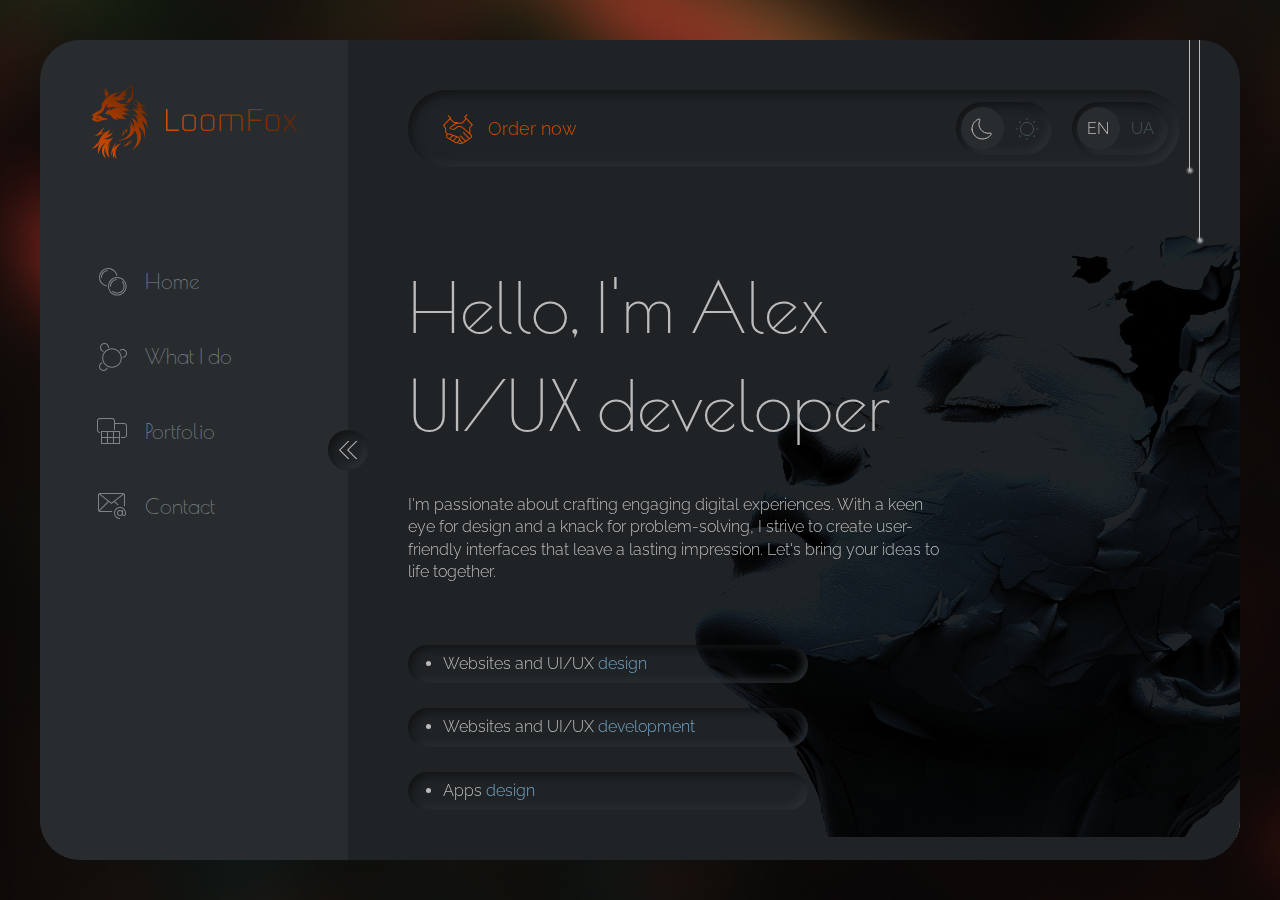
<file: index.html>
<!DOCTYPE html>
<html lang="en">

<head>
    <meta charset="UTF-8">
    <meta name="viewport" content="width=device-width, initial-scale=1.0">
<title>LoomFox | Home page</title>
<link rel="preconnect" href="https://fonts.googleapis.com">
<link rel="preconnect" href="https://fonts.gstatic.com" crossorigin>
<link href="https://fonts.googleapis.com/css2?family=Poiret+One&family=Raleway:ital,wght@0,100..900;1,100..900&display=swap" rel="stylesheet">
<link rel="stylesheet" href="css/style.min.css">
</head>

<body class="body index">
    
    <div class="wrapper">
        
        
<nav class="menu">

        <a href="" class="logo menu__logo">
            <img src="images/logo.svg" alt="LoomFox logo" class="logo__img" width="208" height="74">
        </a>
        <ul class="menu__list">
            <li class="menu__item">
                <a href="/index" class="menu__link">
                    <svg class="icon" width="35" height="35">
                        <use href="images/sprite.svg#icon-home"></use>
                    </svg>
                    Home
                </a>
            </li>
            <li class="menu__item">
                <a href="/about" class="menu__link">
                    <svg class="icon" width="35" height="35">
                        <use href="images/sprite.svg#icon-about"></use>
                    </svg>
                    What I do
                </a>
            </li>
            <li class="menu__item">
                <a href="/portfolio" class="menu__link">
                    <svg class="icon" width="35" height="35">
                        <use href="images/sprite.svg#icon-portfolio"></use>
                    </svg>
                    Portfolio
                </a>
            </li>
            <!-- <li class="menu__item">
                <a href="/current-projects" class="menu__link">
                    <svg class="icon" width="35" height="35">
                        <use href="images/sprite.svg#icon-curPrjs"></use>
                    </svg>
                    Current projects
                </a>
            </li> -->
            <li class="menu__item">
                <a href="/contacts" class="menu__link">
                    <svg class="icon" width="35" height="35">
                        <use href="images/sprite.svg#icon-contact"></use>
                    </svg>
                    Contact
                </a>
            </li>
    
        </ul>



    <button class="menu__hideBtn" type="button">
        <svg class="icon" width="19" height="18">
            <use href="images/sprite.svg#icon-chevron"></use>
        </svg>
    </button>
</nav>

        <main class="main">
            
            <header class="header">
    <button class="cta header__cta" type="button">
        <svg class="icon" width="30" height="30">
            <use href="images/sprite.svg#icon-cta"></use>
        </svg>
        Order now
    </button>

    <div class="header__nav">
        <button class="swither" type="button" id="mode">
            <span class="swither__item active">
                <svg class="icon active" width="24" height="24">
                    <use href="images/sprite.svg#icon-moon"></use>
                </svg>
            </span>
            <span class="swither__item">
                <svg class="icon" width="24" height="24">
                    <use href="images/sprite.svg#icon-sun"></use>
                </svg>
            </span>
    
        </button>
    
        <a href="" class="swither" data-no-swup>
            <span class="swither__item active">en</span>
            <span class="swither__item">ua</span>
        </a>
    </div>

</header>

            
            <div id="swup" class="transition-fade">
                <section class="hero section">
                    <div class="container hero__container">
                        <h1 class="title">
                            Hello, I'm Alex <br>
                            UI/UX developer
                        </h1>
                        <p class="hero__text">
                            I'm passionate about crafting engaging digital experiences. With a keen eye for design and a knack for problem-solving, I strive to create user-friendly interfaces that leave a lasting impression. Let's bring your ideas to life together.
                        </p>
                        <ul class="hero__list">
                            <li class="hero__item">
                                Websites and UI/UX <span class="accent">design</span>
                            </li>
                            <li class="hero__item">
                                Websites and UI/UX <span class="accent">development</span>
                            </li>
                            <li class="hero__item">
                                Apps <span class="accent">design</span>
                            </li>
                        </ul>
                    </div>
                    <div class="stick section__stick"></div>
                    <div class="stick stick--130 section__stick"></div>
                </section>
                
            </div>
        </main>

    </div>

    <script src="js/main.min.js"></script>

    
</body>

</html>
</file>
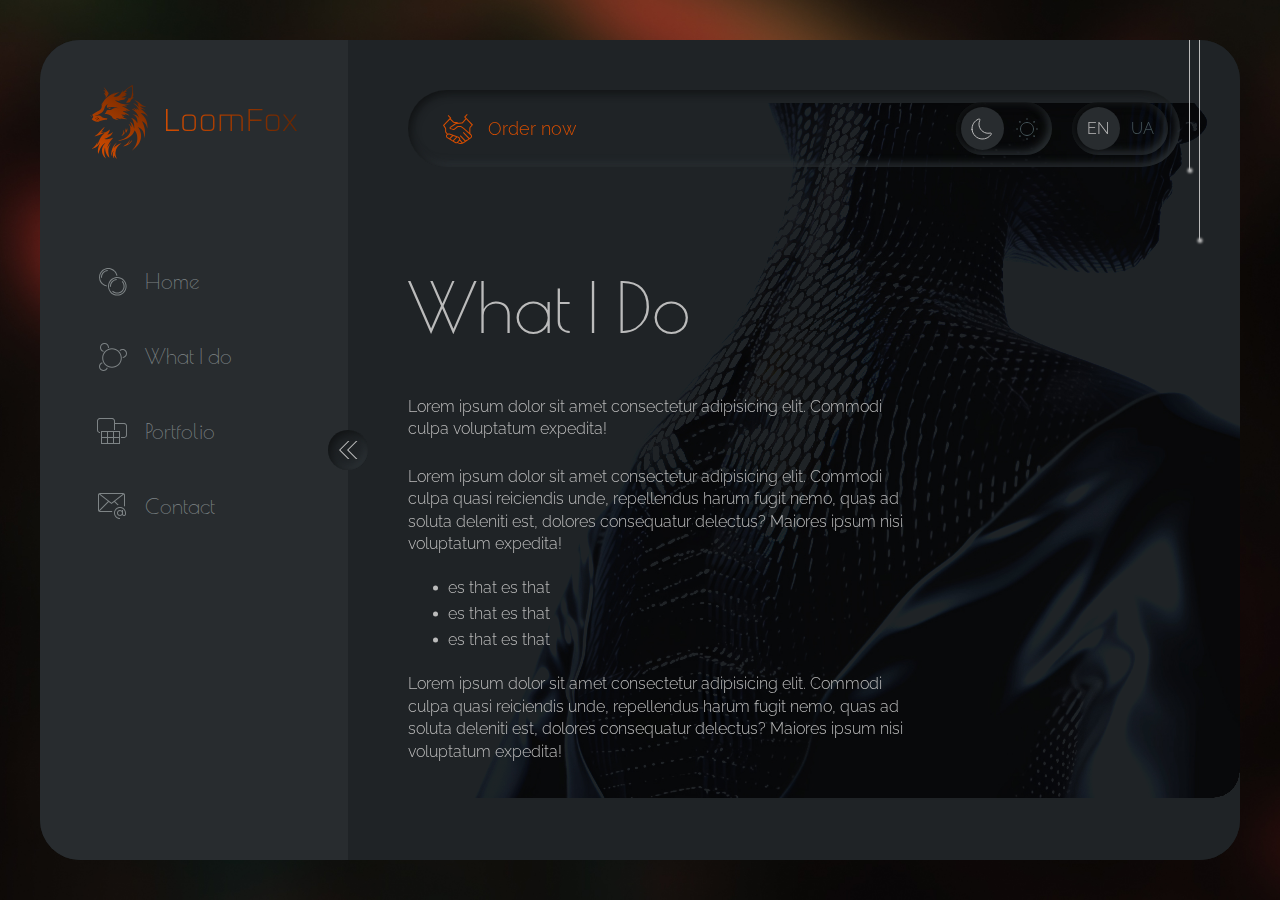
<file: about.html>
<!DOCTYPE html>
<html lang="en">

<head>
    <meta charset="UTF-8">
    <meta name="viewport" content="width=device-width, initial-scale=1.0">
<title>About | Home page</title>
<link rel="preconnect" href="https://fonts.googleapis.com">
<link rel="preconnect" href="https://fonts.gstatic.com" crossorigin>
<link href="https://fonts.googleapis.com/css2?family=Poiret+One&family=Raleway:ital,wght@0,100..900;1,100..900&display=swap" rel="stylesheet">
<link rel="stylesheet" href="css/style.min.css">
</head>

<body class="body">

    <div class="wrapper">

        
<nav class="menu">

        <a href="" class="logo menu__logo">
            <img src="images/logo.svg" alt="LoomFox logo" class="logo__img" width="208" height="74">
        </a>
        <ul class="menu__list">
            <li class="menu__item">
                <a href="/index" class="menu__link">
                    <svg class="icon" width="35" height="35">
                        <use href="images/sprite.svg#icon-home"></use>
                    </svg>
                    Home
                </a>
            </li>
            <li class="menu__item">
                <a href="/about" class="menu__link">
                    <svg class="icon" width="35" height="35">
                        <use href="images/sprite.svg#icon-about"></use>
                    </svg>
                    What I do
                </a>
            </li>
            <li class="menu__item">
                <a href="/portfolio" class="menu__link">
                    <svg class="icon" width="35" height="35">
                        <use href="images/sprite.svg#icon-portfolio"></use>
                    </svg>
                    Portfolio
                </a>
            </li>
            <!-- <li class="menu__item">
                <a href="/current-projects" class="menu__link">
                    <svg class="icon" width="35" height="35">
                        <use href="images/sprite.svg#icon-curPrjs"></use>
                    </svg>
                    Current projects
                </a>
            </li> -->
            <li class="menu__item">
                <a href="/contacts" class="menu__link">
                    <svg class="icon" width="35" height="35">
                        <use href="images/sprite.svg#icon-contact"></use>
                    </svg>
                    Contact
                </a>
            </li>
    
        </ul>



    <button class="menu__hideBtn" type="button">
        <svg class="icon" width="19" height="18">
            <use href="images/sprite.svg#icon-chevron"></use>
        </svg>
    </button>
</nav>

        <main class="main">
            <header class="header">
    <button class="cta header__cta" type="button">
        <svg class="icon" width="30" height="30">
            <use href="images/sprite.svg#icon-cta"></use>
        </svg>
        Order now
    </button>

    <div class="header__nav">
        <button class="swither" type="button" id="mode">
            <span class="swither__item active">
                <svg class="icon active" width="24" height="24">
                    <use href="images/sprite.svg#icon-moon"></use>
                </svg>
            </span>
            <span class="swither__item">
                <svg class="icon" width="24" height="24">
                    <use href="images/sprite.svg#icon-sun"></use>
                </svg>
            </span>
    
        </button>
    
        <a href="" class="swither" data-no-swup>
            <span class="swither__item active">en</span>
            <span class="swither__item">ua</span>
        </a>
    </div>

</header>

            <div id="swup" class="transition-fade">
                <section class="about section">
                    <div class="container about__container">
                        <h1 class="title">
                            What I Do
                        </h1>
                        <div class="about__text text">
                            <p>
                                Lorem ipsum dolor sit amet consectetur adipisicing elit. Commodi culpa  voluptatum expedita!
                            </p>
                            <p>
                                Lorem ipsum dolor sit amet consectetur adipisicing elit. Commodi culpa quasi reiciendis unde, repellendus harum fugit nemo, quas ad soluta deleniti est, dolores consequatur delectus? Maiores ipsum nisi voluptatum expedita!
                            </p>
                            <ul class="about__list list">
                                <li class="about__item item">es that es that</li>
                                <li class="about__item item">es that es that</li>
                                <li class="about__item item">es that es that</li>
                            </ul>
                            <p>
                                Lorem ipsum dolor sit amet consectetur adipisicing elit. Commodi culpa quasi reiciendis unde, repellendus harum fugit nemo, quas ad soluta deleniti est, dolores consequatur delectus? Maiores ipsum nisi voluptatum expedita!
                            </p>
                        </div>

                    </div>
                    <div class="stick section__stick"></div>
                    <div class="stick stick--130 section__stick"></div>
                </section>
            </div>

        </main>

    </div>

    <script src="js/main.min.js"></script>

    
</body>

</html>
</file>
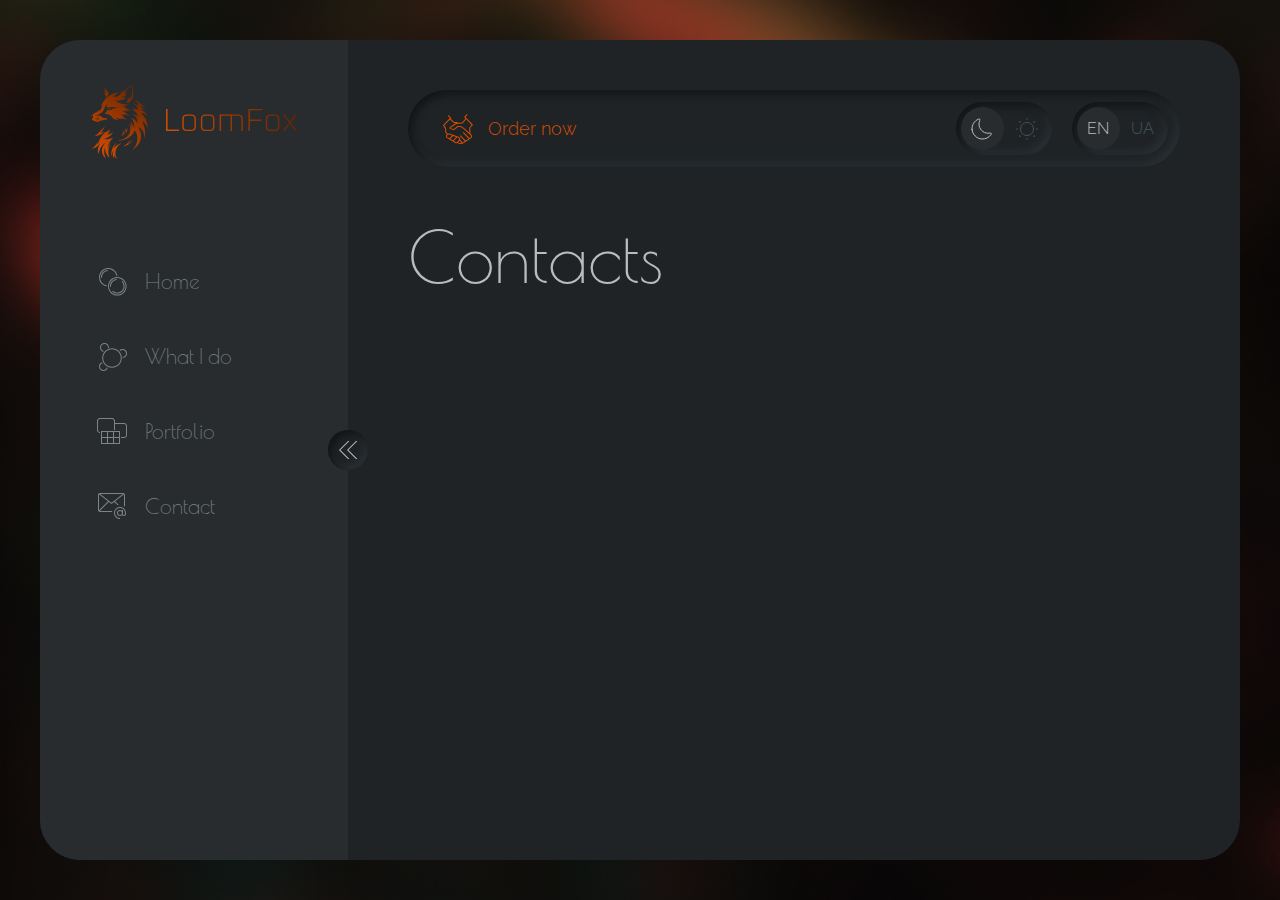
<file: contacts.html>
<!DOCTYPE html>
<html lang="en">

<head>
    <meta charset="UTF-8">
    <meta name="viewport" content="width=device-width, initial-scale=1.0">
<title>Contacts | Home page</title>
<link rel="preconnect" href="https://fonts.googleapis.com">
<link rel="preconnect" href="https://fonts.gstatic.com" crossorigin>
<link href="https://fonts.googleapis.com/css2?family=Poiret+One&family=Raleway:ital,wght@0,100..900;1,100..900&display=swap" rel="stylesheet">
<link rel="stylesheet" href="css/style.min.css">
</head>

<body class="body">

    <div class="wrapper">

        
<nav class="menu">

        <a href="" class="logo menu__logo">
            <img src="images/logo.svg" alt="LoomFox logo" class="logo__img" width="208" height="74">
        </a>
        <ul class="menu__list">
            <li class="menu__item">
                <a href="/index" class="menu__link">
                    <svg class="icon" width="35" height="35">
                        <use href="images/sprite.svg#icon-home"></use>
                    </svg>
                    Home
                </a>
            </li>
            <li class="menu__item">
                <a href="/about" class="menu__link">
                    <svg class="icon" width="35" height="35">
                        <use href="images/sprite.svg#icon-about"></use>
                    </svg>
                    What I do
                </a>
            </li>
            <li class="menu__item">
                <a href="/portfolio" class="menu__link">
                    <svg class="icon" width="35" height="35">
                        <use href="images/sprite.svg#icon-portfolio"></use>
                    </svg>
                    Portfolio
                </a>
            </li>
            <!-- <li class="menu__item">
                <a href="/current-projects" class="menu__link">
                    <svg class="icon" width="35" height="35">
                        <use href="images/sprite.svg#icon-curPrjs"></use>
                    </svg>
                    Current projects
                </a>
            </li> -->
            <li class="menu__item">
                <a href="/contacts" class="menu__link">
                    <svg class="icon" width="35" height="35">
                        <use href="images/sprite.svg#icon-contact"></use>
                    </svg>
                    Contact
                </a>
            </li>
    
        </ul>



    <button class="menu__hideBtn" type="button">
        <svg class="icon" width="19" height="18">
            <use href="images/sprite.svg#icon-chevron"></use>
        </svg>
    </button>
</nav>

        <main class="main">
            <header class="header">
    <button class="cta header__cta" type="button">
        <svg class="icon" width="30" height="30">
            <use href="images/sprite.svg#icon-cta"></use>
        </svg>
        Order now
    </button>

    <div class="header__nav">
        <button class="swither" type="button" id="mode">
            <span class="swither__item active">
                <svg class="icon active" width="24" height="24">
                    <use href="images/sprite.svg#icon-moon"></use>
                </svg>
            </span>
            <span class="swither__item">
                <svg class="icon" width="24" height="24">
                    <use href="images/sprite.svg#icon-sun"></use>
                </svg>
            </span>
    
        </button>
    
        <a href="" class="swither" data-no-swup>
            <span class="swither__item active">en</span>
            <span class="swither__item">ua</span>
        </a>
    </div>

</header>

            <div id="swup" class="transition-fade">
                <section class="contacts section">
                    <div class="container">
                        <h1 class="title">
                            Contacts
                        </h1>


                    </div>
                </section>
            </div>

        </main>
    </div>

    <script src="js/main.min.js"></script>

    
</body>

</html>
</file>
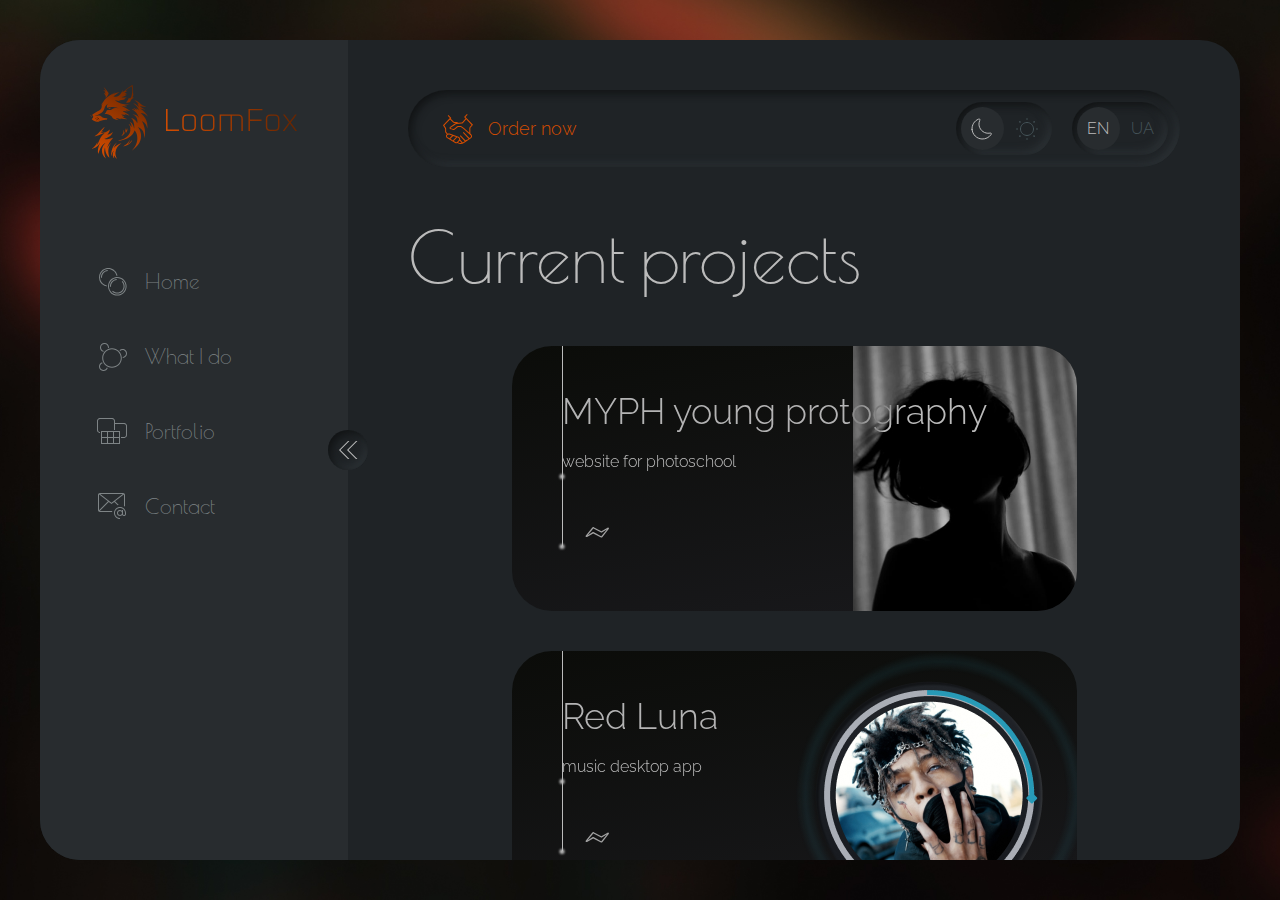
<file: current-projects.html>
<!DOCTYPE html>
<html lang="en">

<head>
    <meta charset="UTF-8">
    <meta name="viewport" content="width=device-width, initial-scale=1.0">
<title>Current projects | Home page</title>
<link rel="preconnect" href="https://fonts.googleapis.com">
<link rel="preconnect" href="https://fonts.gstatic.com" crossorigin>
<link href="https://fonts.googleapis.com/css2?family=Poiret+One&family=Raleway:ital,wght@0,100..900;1,100..900&display=swap" rel="stylesheet">
<link rel="stylesheet" href="css/style.min.css">
</head>

<body class="body">

    <div class="wrapper">

        
<nav class="menu">

        <a href="" class="logo menu__logo">
            <img src="images/logo.svg" alt="LoomFox logo" class="logo__img" width="208" height="74">
        </a>
        <ul class="menu__list">
            <li class="menu__item">
                <a href="/index" class="menu__link">
                    <svg class="icon" width="35" height="35">
                        <use href="images/sprite.svg#icon-home"></use>
                    </svg>
                    Home
                </a>
            </li>
            <li class="menu__item">
                <a href="/about" class="menu__link">
                    <svg class="icon" width="35" height="35">
                        <use href="images/sprite.svg#icon-about"></use>
                    </svg>
                    What I do
                </a>
            </li>
            <li class="menu__item">
                <a href="/portfolio" class="menu__link">
                    <svg class="icon" width="35" height="35">
                        <use href="images/sprite.svg#icon-portfolio"></use>
                    </svg>
                    Portfolio
                </a>
            </li>
            <!-- <li class="menu__item">
                <a href="/current-projects" class="menu__link">
                    <svg class="icon" width="35" height="35">
                        <use href="images/sprite.svg#icon-curPrjs"></use>
                    </svg>
                    Current projects
                </a>
            </li> -->
            <li class="menu__item">
                <a href="/contacts" class="menu__link">
                    <svg class="icon" width="35" height="35">
                        <use href="images/sprite.svg#icon-contact"></use>
                    </svg>
                    Contact
                </a>
            </li>
    
        </ul>



    <button class="menu__hideBtn" type="button">
        <svg class="icon" width="19" height="18">
            <use href="images/sprite.svg#icon-chevron"></use>
        </svg>
    </button>
</nav>

        <main class="main">
            <header class="header">
    <button class="cta header__cta" type="button">
        <svg class="icon" width="30" height="30">
            <use href="images/sprite.svg#icon-cta"></use>
        </svg>
        Order now
    </button>

    <div class="header__nav">
        <button class="swither" type="button" id="mode">
            <span class="swither__item active">
                <svg class="icon active" width="24" height="24">
                    <use href="images/sprite.svg#icon-moon"></use>
                </svg>
            </span>
            <span class="swither__item">
                <svg class="icon" width="24" height="24">
                    <use href="images/sprite.svg#icon-sun"></use>
                </svg>
            </span>
    
        </button>
    
        <a href="" class="swither" data-no-swup>
            <span class="swither__item active">en</span>
            <span class="swither__item">ua</span>
        </a>
    </div>

</header>

            <div id="swup" class="transition-fade">
                <section class="curProjects section">
                    <div class="container curProjects__container">
                        <h1 class="title">
                            Current projects
                        </h1>






                        <ul class="portfolio__list">

                            <li class="portfolio__item stickWrap1">
                                <h2 class="portfolio__item-name">
                                    MYPH young protography
                                </h2>
                                <p class="portfolio__item-text">
                                    website for photoschool
                                </p>
                                <a href="" class="portfolio__item-link">
                                    <svg class="icon" width="29" height="21">
                                        <use href="images/sprite.svg#icon-drone"></use>
                                    </svg>
                                </a>
                                <img class="portfolio__item-img" width="224" height="266" src="images/portfolio/list/1.jpg" alt="" >
                                <div class="stick"></div>
                                <div class="stick stick--130"></div>
                            </li>
                            <li class="portfolio__item stickWrap1">
                                <h2 class="portfolio__item-name">
                                    Red Luna
                                </h2>
                                <p class="portfolio__item-text">
                                    music desktop app
                                </p>
                                <a href="" class="portfolio__item-link">
                                    <svg class="icon" width="29" height="21">
                                        <use href="images/sprite.svg#icon-drone"></use>
                                    </svg>
                                </a>
                                <img class="portfolio__item-img" width="300" height="265" src="images/portfolio/list/2.png" alt="" >
                                <div class="stick"></div>
                                <div class="stick stick--130"></div>
                            </li>
                            <li class="portfolio__item stickWrap1">
                                <h2 class="portfolio__item-name">
                                    Web Hunter
                                </h2>
                                <p class="portfolio__item-text">
                                    Landing page - webstudio`s portfolio, project for training
                                </p>
                                <a href="" class="portfolio__item-link">
                                    <svg class="icon" width="29" height="21">
                                        <use href="images/sprite.svg#icon-drone"></use>
                                    </svg>
                                </a>
                                <img class="portfolio__item-img" width="224" height="266" src="images/portfolio/list/3.jpg" alt="" >
                                <div class="stick"></div>
                                <div class="stick stick--130"></div>
                            </li>
                            <li class="portfolio__item stickWrap1">
                                <h2 class="portfolio__item-name">
                                    Wartania
                                </h2>
                                <p class="portfolio__item-text">
                                    website for photoschool
                                </p>
                                <a href="" class="portfolio__item-link">
                                    <svg class="icon" width="29" height="21">
                                        <use href="images/sprite.svg#icon-drone"></use>
                                    </svg>
                                </a>
                                <img class="portfolio__item-img" width="224" height="266" src="images/portfolio/list/7.jpg" alt="" >
                                <div class="stick"></div>
                                <div class="stick stick--130"></div>
                            </li>
                            <li class="portfolio__item stickWrap1">
                                <h2 class="portfolio__item-name">
                                    Signum
                                </h2>
                                <p class="portfolio__item-text">
                                    Military unit website
                                </p>
                                <a href="" class="portfolio__item-link">
                                    <svg class="icon" width="29" height="21">
                                        <use href="images/sprite.svg#icon-drone"></use>
                                    </svg>
                                </a>
                                <img class="portfolio__item-img" width="288" height="266" src="images/portfolio/list/4.png" alt="" >
                                <div class="stick"></div>
                                <div class="stick stick--130"></div>
                            </li>

                            <li class="portfolio__item stickWrap1">
                                <h2 class="portfolio__item-name">
                                    Helion
                                </h2>
                                <p class="portfolio__item-text">
                                    website for photoschool
                                </p>
                                <a href="" class="portfolio__item-link">
                                    <svg class="icon" width="29" height="21">
                                        <use href="images/sprite.svg#icon-drone"></use>
                                    </svg>
                                </a>
                                <img class="portfolio__item-img" width="224" height="266" src="images/portfolio/list/5.jpg" alt="" >
                                <div class="stick"></div>
                                <div class="stick stick--130"></div>
                            </li>
                            <li class="portfolio__item stickWrap1">
                                <h2 class="portfolio__item-name">
                                    Ukrainian Women Photography Organization
                                </h2>
                                <p class="portfolio__item-text">
                                    website for photoschool
                                </p>
                                <a href="" class="portfolio__item-link">
                                    <svg class="icon" width="29" height="21">
                                        <use href="images/sprite.svg#icon-drone"></use>
                                    </svg>
                                </a>
                                <img class="portfolio__item-img" width="224" height="266" src="images/portfolio/list/8.jpg" alt="" >
                                <div class="stick"></div>
                                <div class="stick stick--130"></div>
                            </li>
                            <li class="portfolio__item stickWrap1">
                                <h2 class="portfolio__item-name">
                                    Graph FS
                                </h2>
                                <p class="portfolio__item-text">
                                    website for photoschool
                                </p>
                                <a href="" class="portfolio__item-link">
                                    <svg class="icon" width="29" height="21">
                                        <use href="images/sprite.svg#icon-drone"></use>
                                    </svg>
                                </a>
                                <img class="portfolio__item-img" width="224" height="266" src="images/portfolio/list/6.png" alt="" >
                                <div class="stick"></div>
                                <div class="stick stick--130"></div>
                            </li>


                        </ul>











                    </div>
                </section>
            </div>

        </main>
    </div>

    <script src="js/main.min.js"></script>

    
</body>

</html>
</file>
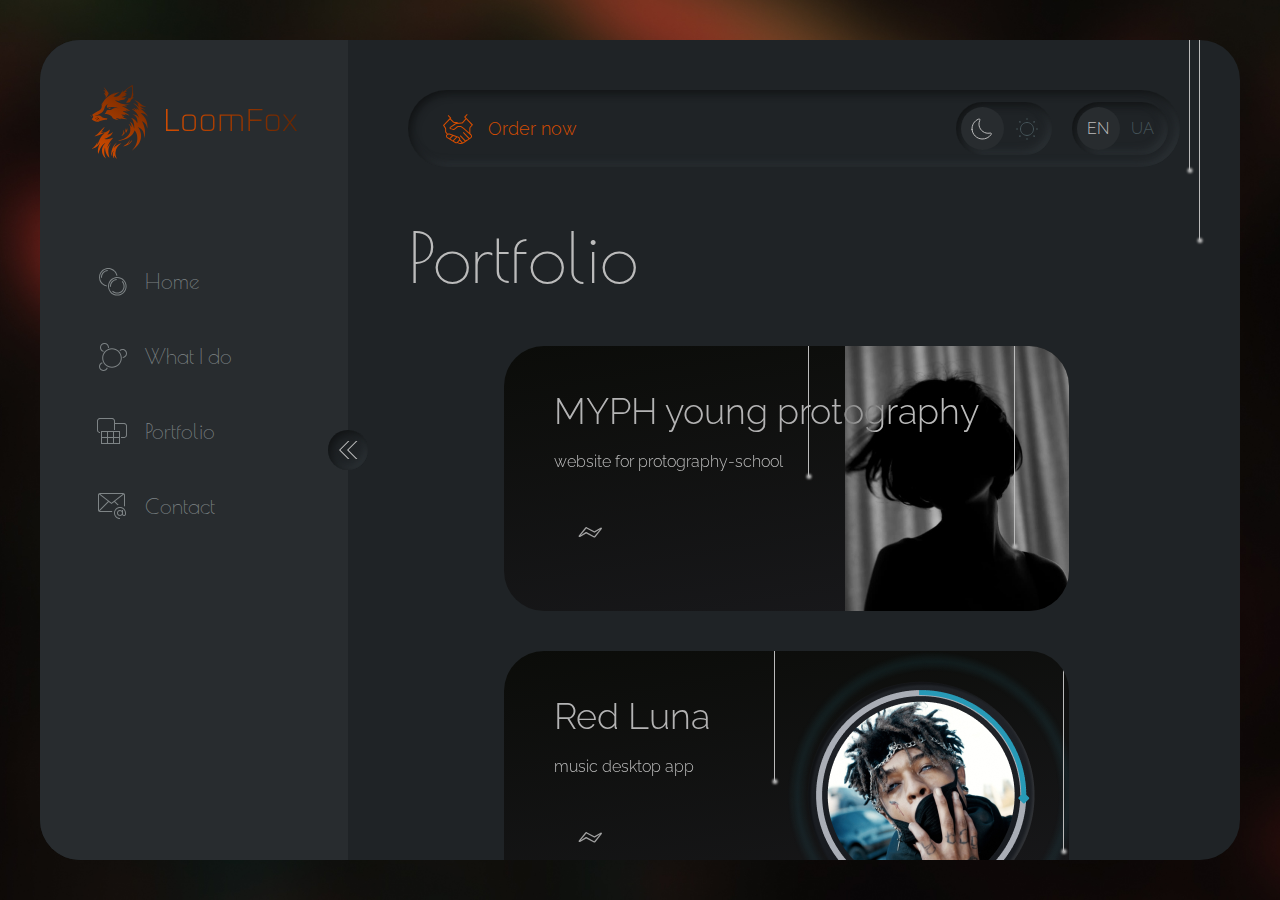
<file: portfolio.html>
<!DOCTYPE html>
<html lang="en">

<head>
    <meta charset="UTF-8">
    <meta name="viewport" content="width=device-width, initial-scale=1.0">
<title>Portfolio | Home page</title>
<link rel="preconnect" href="https://fonts.googleapis.com">
<link rel="preconnect" href="https://fonts.gstatic.com" crossorigin>
<link href="https://fonts.googleapis.com/css2?family=Poiret+One&family=Raleway:ital,wght@0,100..900;1,100..900&display=swap" rel="stylesheet">
<link rel="stylesheet" href="css/style.min.css">
</head>

<body class="body">

    <div class="wrapper">

        
<nav class="menu">

        <a href="" class="logo menu__logo">
            <img src="images/logo.svg" alt="LoomFox logo" class="logo__img" width="208" height="74">
        </a>
        <ul class="menu__list">
            <li class="menu__item">
                <a href="/index" class="menu__link">
                    <svg class="icon" width="35" height="35">
                        <use href="images/sprite.svg#icon-home"></use>
                    </svg>
                    Home
                </a>
            </li>
            <li class="menu__item">
                <a href="/about" class="menu__link">
                    <svg class="icon" width="35" height="35">
                        <use href="images/sprite.svg#icon-about"></use>
                    </svg>
                    What I do
                </a>
            </li>
            <li class="menu__item">
                <a href="/portfolio" class="menu__link">
                    <svg class="icon" width="35" height="35">
                        <use href="images/sprite.svg#icon-portfolio"></use>
                    </svg>
                    Portfolio
                </a>
            </li>
            <!-- <li class="menu__item">
                <a href="/current-projects" class="menu__link">
                    <svg class="icon" width="35" height="35">
                        <use href="images/sprite.svg#icon-curPrjs"></use>
                    </svg>
                    Current projects
                </a>
            </li> -->
            <li class="menu__item">
                <a href="/contacts" class="menu__link">
                    <svg class="icon" width="35" height="35">
                        <use href="images/sprite.svg#icon-contact"></use>
                    </svg>
                    Contact
                </a>
            </li>
    
        </ul>



    <button class="menu__hideBtn" type="button">
        <svg class="icon" width="19" height="18">
            <use href="images/sprite.svg#icon-chevron"></use>
        </svg>
    </button>
</nav>

        <main class="main">
            <header class="header">
    <button class="cta header__cta" type="button">
        <svg class="icon" width="30" height="30">
            <use href="images/sprite.svg#icon-cta"></use>
        </svg>
        Order now
    </button>

    <div class="header__nav">
        <button class="swither" type="button" id="mode">
            <span class="swither__item active">
                <svg class="icon active" width="24" height="24">
                    <use href="images/sprite.svg#icon-moon"></use>
                </svg>
            </span>
            <span class="swither__item">
                <svg class="icon" width="24" height="24">
                    <use href="images/sprite.svg#icon-sun"></use>
                </svg>
            </span>
    
        </button>
    
        <a href="" class="swither" data-no-swup>
            <span class="swither__item active">en</span>
            <span class="swither__item">ua</span>
        </a>
    </div>

</header>

            <div id="swup" class="transition-fade">
                <section class="portfolio section">
                    <div class="container">
                        <h1 class="title">
                            Portfolio
                        </h1>
                        <ul class="portfolio__list scrollBox">

                            <li class="portfolio__item portfolio__item--stick1">
                                <h2 class="portfolio__item-name">
                                    MYPH young protography
                                </h2>
                                <p class="portfolio__item-text">
                                    website for protography-school
                                </p>
                                <a href="work-myph" class="portfolio__item-link">
                                    <svg class="icon" width="29" height="21">
                                        <use href="images/sprite.svg#icon-drone"></use>
                                    </svg>
                                </a>
                                <img class="portfolio__item-img" width="224" height="266" src="images/portfolio/list/1.jpg" alt="" >
                                <div class="stick"></div>
                                <div class="stick stick--130"></div>
                            </li>
                            <li class="portfolio__item portfolio__item--stick2">
                                <h2 class="portfolio__item-name">
                                    Red Luna
                                </h2>
                                <p class="portfolio__item-text">
                                    music desktop app
                                </p>
                                <a href="work-red-luna" class="portfolio__item-link">
                                    <svg class="icon" width="29" height="21">
                                        <use href="images/sprite.svg#icon-drone"></use>
                                    </svg>
                                </a>
                                <img class="portfolio__item-img" width="300" height="265" src="images/portfolio/list/2.png" alt="" >
                                <div class="stick"></div>
                                <div class="stick stick--130"></div>
                            </li>
                            <li class="portfolio__item portfolio__item--stick3 none">
                                <h2 class="portfolio__item-name">
                                    Web Hunter
                                </h2>
                                <p class="portfolio__item-text">
                                    Landing page - webstudio`s portfolio, project for training
                                </p>
                                <a href="work-web-hunter" class="portfolio__item-link">
                                    <svg class="icon" width="29" height="21">
                                        <use href="images/sprite.svg#icon-drone"></use>
                                    </svg>
                                </a>
                                <img class="portfolio__item-img" width="224" height="266" src="images/portfolio/list/3.jpg" alt="" >
                                <div class="stick"></div>
                                <div class="stick stick--130"></div>
                            </li>
                            <li class="portfolio__item portfolio__item--stick4 none">
                                <h2 class="portfolio__item-name">
                                    Wartania
                                </h2>
                                <p class="portfolio__item-text">
                                    musician's website
                                </p>
                                <a href="work-wartania" class="portfolio__item-link">
                                    <svg class="icon" width="29" height="21">
                                        <use href="images/sprite.svg#icon-drone"></use>
                                    </svg>
                                </a>
                                <img class="portfolio__item-img" width="224" height="266" src="images/portfolio/list/7.jpg" alt="" >
                                <div class="stick"></div>
                                <div class="stick stick--130"></div>
                            </li>
                            <li class="portfolio__item portfolio__item--stick2">
                                <h2 class="portfolio__item-name">
                                    Signum
                                </h2>
                                <p class="portfolio__item-text">
                                    Military division website
                                </p>
                                <a href="work-signum" class="portfolio__item-link">
                                    <svg class="icon" width="29" height="21">
                                        <use href="images/sprite.svg#icon-drone"></use>
                                    </svg>
                                </a>
                                <img class="portfolio__item-img" width="288" height="266" src="images/portfolio/list/4.png" alt="" >
                                <div class="stick"></div>
                                <div class="stick stick--130"></div>
                            </li>
                            <li class="portfolio__item portfolio__item--stick1 none">
                                <h2 class="portfolio__item-name">
                                    Helion
                                </h2>
                                <p class="portfolio__item-text">
                                    Courses platform, project for training
                                </p>
                                <a href="work-helion" class="portfolio__item-link">
                                    <svg class="icon" width="29" height="21">
                                        <use href="images/sprite.svg#icon-drone"></use>
                                    </svg>
                                </a>
                                <img class="portfolio__item-img" width="224" height="266" src="images/portfolio/list/5.jpg" alt="" >
                                <div class="stick"></div>
                                <div class="stick stick--130"></div>
                            </li>
                            <li class="portfolio__item portfolio__item--stick4">
                                <h2 class="portfolio__item-name">
                                    Ukrainian Women Photography Organization
                                </h2>
                                <p class="portfolio__item-text">
                                    comunity dedicated to women photographers
                                </p>
                                <a href="work-uwpo" class="portfolio__item-link">
                                    <svg class="icon" width="29" height="21">
                                        <use href="images/sprite.svg#icon-drone"></use>
                                    </svg>
                                </a>
                                <img class="portfolio__item-img" width="224" height="266" src="images/portfolio/list/8.jpg" alt="" >
                                <div class="stick"></div>
                                <div class="stick stick--130"></div>
                            </li>
                            <li class="portfolio__item portfolio__item--stick2 none">
                                <h2 class="portfolio__item-name">
                                    Graph FS
                                </h2>
                                <p class="portfolio__item-text">
                                    software product website
                                </p>
                                <a href="work-graph-fs" class="portfolio__item-link">
                                    <svg class="icon" width="29" height="21">
                                        <use href="images/sprite.svg#icon-drone"></use>
                                    </svg>
                                </a>
                                <img class="portfolio__item-img" width="224" height="266" src="images/portfolio/list/6.png" alt="" >
                                <div class="stick"></div>
                                <div class="stick stick--130"></div>
                            </li>
                        </ul>
                    </div>
                    <div class="stick section__stick"></div>
                    <div class="stick stick--130 section__stick"></div>
                </section>
            </div>

        </main>

    </div>

    <script src="js/main.min.js"></script>

    
</body>

</html>
</file>
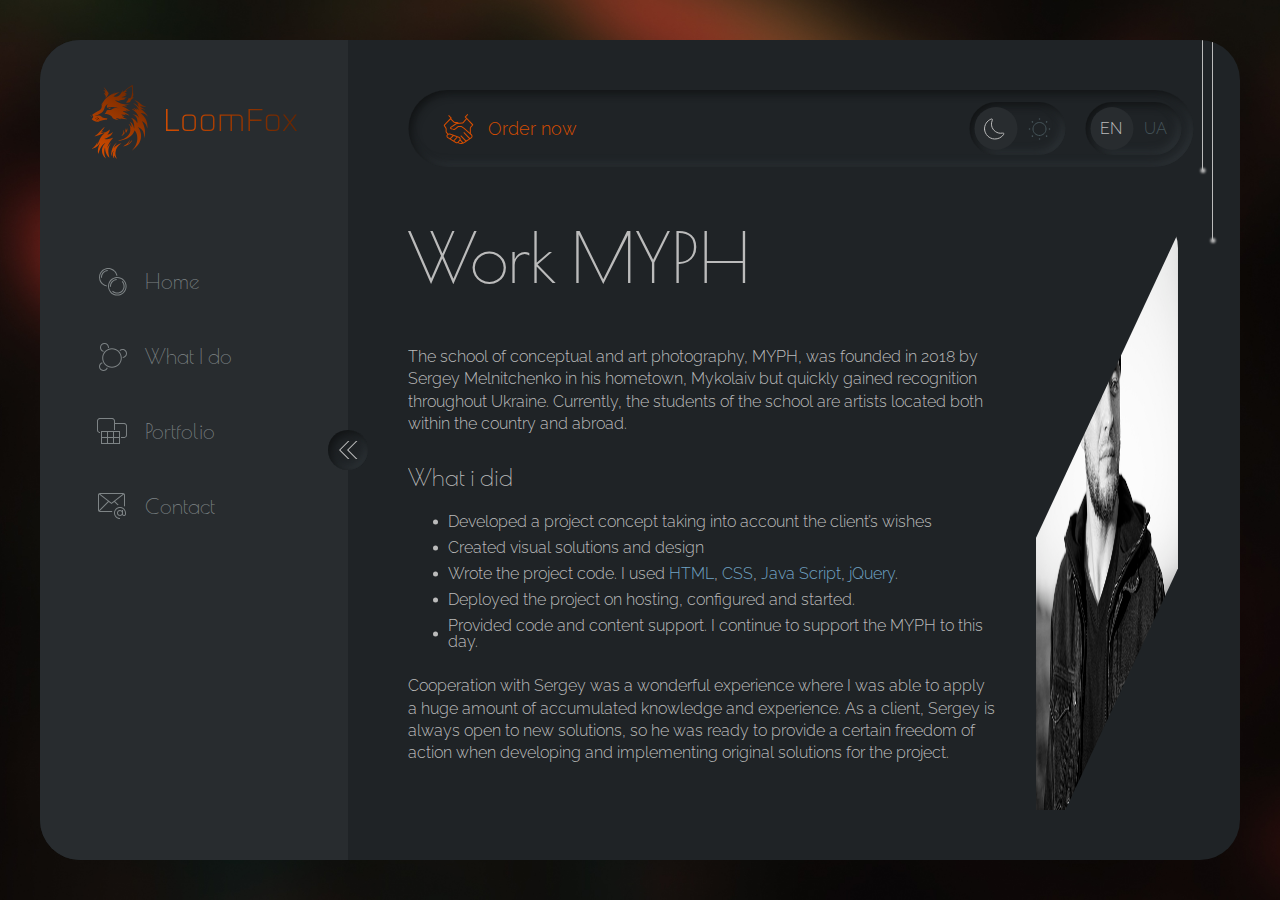
<file: work-myph.html>
<!DOCTYPE html>
<html lang="en">

<head>
    <meta charset="UTF-8">
    <meta name="viewport" content="width=device-width, initial-scale=1.0">
<title>Work MYPH | Home page</title>
<link rel="preconnect" href="https://fonts.googleapis.com">
<link rel="preconnect" href="https://fonts.gstatic.com" crossorigin>
<link href="https://fonts.googleapis.com/css2?family=Poiret+One&family=Raleway:ital,wght@0,100..900;1,100..900&display=swap" rel="stylesheet">
<link rel="stylesheet" href="css/style.min.css">
</head>

<body class="body">

    <div class="wrapper">

        
<nav class="menu">

        <a href="" class="logo menu__logo">
            <img src="images/logo.svg" alt="LoomFox logo" class="logo__img" width="208" height="74">
        </a>
        <ul class="menu__list">
            <li class="menu__item">
                <a href="/index" class="menu__link">
                    <svg class="icon" width="35" height="35">
                        <use href="images/sprite.svg#icon-home"></use>
                    </svg>
                    Home
                </a>
            </li>
            <li class="menu__item">
                <a href="/about" class="menu__link">
                    <svg class="icon" width="35" height="35">
                        <use href="images/sprite.svg#icon-about"></use>
                    </svg>
                    What I do
                </a>
            </li>
            <li class="menu__item">
                <a href="/portfolio" class="menu__link">
                    <svg class="icon" width="35" height="35">
                        <use href="images/sprite.svg#icon-portfolio"></use>
                    </svg>
                    Portfolio
                </a>
            </li>
            <!-- <li class="menu__item">
                <a href="/current-projects" class="menu__link">
                    <svg class="icon" width="35" height="35">
                        <use href="images/sprite.svg#icon-curPrjs"></use>
                    </svg>
                    Current projects
                </a>
            </li> -->
            <li class="menu__item">
                <a href="/contacts" class="menu__link">
                    <svg class="icon" width="35" height="35">
                        <use href="images/sprite.svg#icon-contact"></use>
                    </svg>
                    Contact
                </a>
            </li>
    
        </ul>



    <button class="menu__hideBtn" type="button">
        <svg class="icon" width="19" height="18">
            <use href="images/sprite.svg#icon-chevron"></use>
        </svg>
    </button>
</nav>

        <main class="main">
            <header class="header">
    <button class="cta header__cta" type="button">
        <svg class="icon" width="30" height="30">
            <use href="images/sprite.svg#icon-cta"></use>
        </svg>
        Order now
    </button>

    <div class="header__nav">
        <button class="swither" type="button" id="mode">
            <span class="swither__item active">
                <svg class="icon active" width="24" height="24">
                    <use href="images/sprite.svg#icon-moon"></use>
                </svg>
            </span>
            <span class="swither__item">
                <svg class="icon" width="24" height="24">
                    <use href="images/sprite.svg#icon-sun"></use>
                </svg>
            </span>
    
        </button>
    
        <a href="" class="swither" data-no-swup>
            <span class="swither__item active">en</span>
            <span class="swither__item">ua</span>
        </a>
    </div>

</header>

            <div id="swup" class="transition-fade">
                <section class="work section">
                    <div class="container work__container">
                        <div class="scrollBox">


                            
                            <div class="work__inner">
                                <div class="work__content">
                                    <h1 class="title">
                                        Work MYPH
                                    </h1>
                                    <div class="work__text text">
                                        <p>
                                            The school of conceptual and art photography, MYPH, was founded in 2018 by Sergey Melnitchenko in his hometown, Mykolaiv but quickly gained recognition throughout Ukraine. Currently, the students of the school are artists located both within the country and abroad.
                                        </p>
                                        <h2 class="subtitle">What i did</h2>
                                        <ul class="work__list list">
                                            <li class="work__item item">
                                                Developed a project concept taking into account the client’s wishes
                                            </li>
                                            <li class="work__item item">
                                                Created visual solutions and design
                                            </li>
                                            <li class="work__item item">
                                                Wrote the project code. I used <span class="accent">HTML</span>, <span class="accent">CSS</span>, <span class="accent">Java Script</span>, <span class="accent">jQuery</span>.
                                            </li>
                                            <li class="work__item item">
                                                Deployed the project on hosting, configured and started.
                                            </li>
                                            <li class="work__item item">
                                                Provided code and content support. I continue to support the MYPH to this day.
                                            </li>
                                            
                                        </ul>

                                        <p>
                                            Cooperation with Sergey was a wonderful experience where I was able to apply a huge amount of accumulated knowledge and experience. As a client, Sergey is always open to new solutions, so he was ready to provide a certain freedom of action when developing and implementing original solutions for the project.
                                        </p>
                                    </div>
                                    <a class="work__ext-link cta" href="https://myphart.com/" target="_blank">
                                        <svg class="icon" width="29" height="21">
                                            <use href="images/sprite.svg#icon-drone"></use>
                                        </svg>
                                        go to website
                                    </a>
                                </div>
                                <div class="work__thumb">
                                    <img src="images/portfolio/1/main.jpg" alt="" class="work__img" width="550" height="690">
                                </div>
                            </div>

                            <div class="work__text text">
                                <h2 class="subtitle">Specific information about the project</h2>
                                <ul class="work__list list">
                                    <li class="work__item item">
                                        <span class="accent">3.5 months</span>
                                        of active development of the starting version of the project
                                    </li>
                                    <li class="work__item item">
                                        <span class="accent">2.5 years</span>
                                        of regular project support
                                    </li>
                                    <li class="work__item item">
                                        Regular updates of the news section
                                    </li>
                                    <li class="work__item item">
                                        Regular updates of the exhibitions section
                                    </li>
                                    <li class="work__item item">
                                        Adding profiles of new photographers, pages of projects and school events
                                    </li>
                                    <li class="work__item item">
                                        A full-fledged <span class="accent">mobile version</span> for modern smartphones and tablets.
                                    </li>
                                    <li class="work__item item">
                                        English and Ukrainian language versions of the site.
                                    </li>
                                    <li class="work__item item">
                                        The website is in the <span class="accent">top 10</span> Google results
                                    </li>
                                    <li class="work__item item">
                                        Performance Scores  <span class="accent">97/100</span>
                                    </li>
                                    <li class="work__item item">
                                        Accessibility Scores  <span class="accent">84/100</span>
                                    </li>
                                    <li class="work__item item">
                                        SEO Scores  <span class="accent">91/100</span>
                                    </li>
                                    <li class="work__item item">
                                        Performance Scores  <span class="accent">97/100</span>
                                    </li>
                                </ul>
                                <p>

                                </p>
                            </div>

                            <div class="gallery">
                                <div class="gallery__item">
                                    <a href="images/portfolio/myph/1.jpg" class="gallery__link" data-no-swup>
                                        <img src="images/portfolio/myph/1.jpg" alt="" class="gallery__img" width="300">
                                    </a>
                                </div>
                                <div class="gallery__item">
                                    <a href="images/portfolio/myph/2.jpg" class="gallery__link" data-no-swup>
                                        <img src="images/portfolio/myph/2.jpg" alt="" class="gallery__img" width="300">
                                    </a>
                                </div>
                                <div class="gallery__item">
                                    <a href="images/portfolio/myph/3.jpg" class="gallery__link" data-no-swup>
                                        <img src="images/portfolio/myph/3.jpg" alt="" class="gallery__img" width="300">
                                    </a>
                                </div>
                                <div class="gallery__item">
                                    <a href="images/portfolio/myph/4.jpg" class="gallery__link" data-no-swup>
                                        <img src="images/portfolio/myph/4.jpg" alt="" class="gallery__img" width="300">
                                    </a>
                                </div>
                                <div class="gallery__item">
                                    <a href="images/portfolio/myph/5.jpg" class="gallery__link" data-no-swup>
                                        <img src="images/portfolio/myph/5.jpg" alt="" class="gallery__img" width="300">
                                    </a>
                                </div>
                                <div class="gallery__item">
                                    <a href="images/portfolio/myph/6.jpg" class="gallery__link" data-no-swup>
                                        <img src="images/portfolio/myph/6.jpg" alt="" class="gallery__img" width="300">
                                    </a>
                                </div>
                            </div>
                        </div>
                    </div>
                    <div class="stick section__stick"></div>
                    <div class="stick stick--130 section__stick"></div>

                </section>



            </div>

        </main>

    </div>

    <script src="js/main.min.js"></script>

    
</body>

</html>
</file>
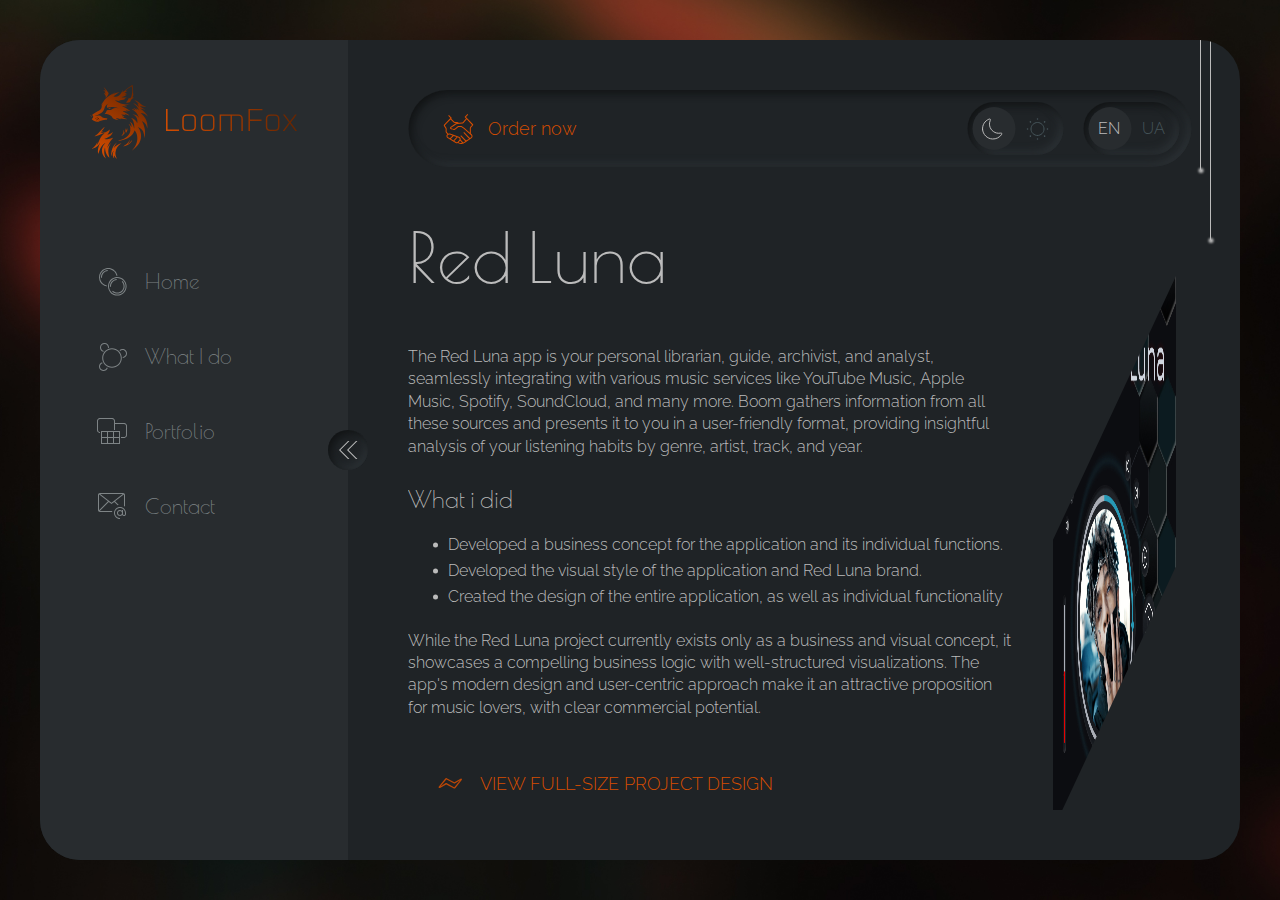
<file: work-red-luna.html>
<!DOCTYPE html>
<html lang="en">

<head>
    <meta charset="UTF-8">
    <meta name="viewport" content="width=device-width, initial-scale=1.0">
<title>Work Red Luna | Home page</title>
<link rel="preconnect" href="https://fonts.googleapis.com">
<link rel="preconnect" href="https://fonts.gstatic.com" crossorigin>
<link href="https://fonts.googleapis.com/css2?family=Poiret+One&family=Raleway:ital,wght@0,100..900;1,100..900&display=swap" rel="stylesheet">
<link rel="stylesheet" href="css/style.min.css">
</head>

<body class="body">

    <div class="wrapper">

        
<nav class="menu">

        <a href="" class="logo menu__logo">
            <img src="images/logo.svg" alt="LoomFox logo" class="logo__img" width="208" height="74">
        </a>
        <ul class="menu__list">
            <li class="menu__item">
                <a href="/index" class="menu__link">
                    <svg class="icon" width="35" height="35">
                        <use href="images/sprite.svg#icon-home"></use>
                    </svg>
                    Home
                </a>
            </li>
            <li class="menu__item">
                <a href="/about" class="menu__link">
                    <svg class="icon" width="35" height="35">
                        <use href="images/sprite.svg#icon-about"></use>
                    </svg>
                    What I do
                </a>
            </li>
            <li class="menu__item">
                <a href="/portfolio" class="menu__link">
                    <svg class="icon" width="35" height="35">
                        <use href="images/sprite.svg#icon-portfolio"></use>
                    </svg>
                    Portfolio
                </a>
            </li>
            <!-- <li class="menu__item">
                <a href="/current-projects" class="menu__link">
                    <svg class="icon" width="35" height="35">
                        <use href="images/sprite.svg#icon-curPrjs"></use>
                    </svg>
                    Current projects
                </a>
            </li> -->
            <li class="menu__item">
                <a href="/contacts" class="menu__link">
                    <svg class="icon" width="35" height="35">
                        <use href="images/sprite.svg#icon-contact"></use>
                    </svg>
                    Contact
                </a>
            </li>
    
        </ul>



    <button class="menu__hideBtn" type="button">
        <svg class="icon" width="19" height="18">
            <use href="images/sprite.svg#icon-chevron"></use>
        </svg>
    </button>
</nav>

        <main class="main">
            <header class="header">
    <button class="cta header__cta" type="button">
        <svg class="icon" width="30" height="30">
            <use href="images/sprite.svg#icon-cta"></use>
        </svg>
        Order now
    </button>

    <div class="header__nav">
        <button class="swither" type="button" id="mode">
            <span class="swither__item active">
                <svg class="icon active" width="24" height="24">
                    <use href="images/sprite.svg#icon-moon"></use>
                </svg>
            </span>
            <span class="swither__item">
                <svg class="icon" width="24" height="24">
                    <use href="images/sprite.svg#icon-sun"></use>
                </svg>
            </span>
    
        </button>
    
        <a href="" class="swither" data-no-swup>
            <span class="swither__item active">en</span>
            <span class="swither__item">ua</span>
        </a>
    </div>

</header>

            <div id="swup" class="transition-fade">
                <section class="work section">
                    <div class="container work__container">
                        <div class="scrollBox">


                            
                            <div class="work__inner">
                                <div class="work__content">
                                    <h1 class="title">
                                        Red Luna
                                    </h1>
                                    <div class="work__text text">
                                        <p>
                                            The Red Luna app is your personal librarian, guide, archivist, and analyst, seamlessly integrating with various music services like YouTube Music, Apple Music, Spotify, SoundCloud, and many more. Boom gathers information from all these sources and presents it to you in a user-friendly format, providing insightful analysis of your listening habits by genre, artist, track, and year.
                                        </p>
                                        <h2 class="subtitle">What i did</h2>
                                        <ul class="work__list list">
                                            <li class="work__item item">
                                                Developed a business concept for the application and its individual functions.
                                            </li>
                                            <li class="work__item item">
                                                Developed the visual style of the application and Red Luna brand.
                                            </li>
                                            <li class="work__item item">
                                                Created the design of the entire application, as well as individual functionality
                                            </li>
                                        </ul>
                                        <p>
                                            While the Red Luna project currently exists only as a business and visual concept, it showcases a compelling business logic with well-structured visualizations. The app's modern design and user-centric approach make it an attractive proposition for music lovers, with clear commercial potential.
                                        </p>
                                    </div>
                                    <a class="work__ext-link cta fullSizePict data-no-swup" href="images/portfolio/redLuna/full.jpg">
                                        <svg class="icon" width="29" height="21">
                                            <use href="images/sprite.svg#icon-drone"></use>
                                        </svg>
                                        View full-size project design
                                    </a>
                                </div>
                                <div class="work__thumb">
                                    <img src="images/portfolio/redLuna/info.jpg" alt="" class="work__img" width="550" height="690">
                                </div>
                            </div>

                            <div class="work__text text">
                                <h2 class="subtitle">Specific information about the project</h2>
                                <ul class="work__list list">
                                    <li class="work__item item">
                                        <span class="accent">1.5 months</span>
                                        development of business concept
                                    </li>
                                    <li class="work__item item">
                                        Really modern design
                                    </li>
                                    <li class="work__item item">
                                        Visualization of different application states
                                    </li>
                                </ul>
                                <p>

                                </p>
                            </div>

                            <div class="gallery">
                                <div class="gallery__item">
                                    <a href="images/portfolio/redLuna/1.jpg" class="gallery__link" data-no-swup>
                                        <img src="images/portfolio/redLuna/1.jpg" alt="" class="gallery__img" width="300">
                                    </a>
                                </div>
                                <div class="gallery__item">
                                    <a href="images/portfolio/redLuna/2.jpg" class="gallery__link" data-no-swup>
                                        <img src="images/portfolio/redLuna/2.jpg" alt="" class="gallery__img" width="300">
                                    </a>
                                </div>
                                <div class="gallery__item">
                                    <a href="images/portfolio/redLuna/3.jpg" class="gallery__link" data-no-swup>
                                        <img src="images/portfolio/redLuna/3.jpg" alt="" class="gallery__img" width="300">
                                    </a>
                                </div>
                                <div class="gallery__item">
                                    <a href="images/portfolio/redLuna/4.jpg" class="gallery__link" data-no-swup>
                                        <img src="images/portfolio/redLuna/4.jpg" alt="" class="gallery__img" width="300">
                                    </a>
                                </div>
                                <div class="gallery__item">
                                    <a href="images/portfolio/redLuna/5.jpg" class="gallery__link" data-no-swup>
                                        <img src="images/portfolio/redLuna/5.jpg" alt="" class="gallery__img" width="300">
                                    </a>
                                </div>
                                <div class="gallery__item">
                                    <a href="images/portfolio/redLuna/6.jpg" class="gallery__link" data-no-swup>
                                        <img src="images/portfolio/redLuna/6.jpg" alt="" class="gallery__img" width="300">
                                    </a>
                                </div>
                                <div class="gallery__item">
                                    <a href="images/portfolio/redLuna/7.jpg" class="gallery__link" data-no-swup>
                                        <img src="images/portfolio/redLuna/7.jpg" alt="" class="gallery__img" width="300">
                                    </a>
                                </div>
                            </div>
                        </div>
                    </div>
                    <div class="stick section__stick"></div>
                    <div class="stick stick--130 section__stick"></div>

                </section>



            </div>

        </main>

    </div>

    <script src="js/main.min.js"></script>

    
</body>

</html>
</file>
<file: css/style.min.css>
html,body,div,span,applet,object,iframe,h1,h2,h3,h4,h5,h6,p,blockquote,pre,a,abbr,acronym,address,big,cite,code,del,dfn,em,img,ins,kbd,q,s,samp,small,strike,strong,sub,sup,tt,var,b,u,i,center,dl,dt,dd,ol,ul,li,fieldset,form,label,legend,table,caption,tbody,tfoot,thead,tr,th,td,article,aside,canvas,details,embed,figure,figcaption,footer,header,hgroup,menu,nav,output,ruby,section,summary,time,mark,audio,video{margin:0;padding:0;border:0;font-size:100%;font:inherit;vertical-align:baseline}article,aside,details,figcaption,figure,footer,header,hgroup,menu,nav,section{display:block}html{-webkit-box-sizing:border-box;box-sizing:border-box;height:100%}*,*::before,*::after{-webkit-box-sizing:inherit;box-sizing:inherit}body{line-height:1}ol,ul{list-style:none;margin:0;padding:0}blockquote,q{quotes:none}blockquote:before,blockquote:after,q:before,q:after{content:"";content:none}table{border-collapse:collapse;border-spacing:0}a{display:inline-block;text-decoration:none;outline:rgba(0,0,0,0);color:inherit}img{display:block;max-width:100%}input,button,textarea,select{font-family:inherit;border:none}button{padding:0;border:none;background-color:rgba(0,0,0,0);outline:rgba(0,0,0,0);cursor:pointer;font:inherit;color:inherit}.mfp-bg{top:0;left:0;width:100%;height:100%;z-index:1042;overflow:hidden;position:fixed;background:#0b0b0b;opacity:.8}.mfp-wrap{top:0;left:0;width:100%;height:100%;z-index:1043;position:fixed;outline:none !important;-webkit-backface-visibility:hidden}.mfp-container{text-align:center;position:absolute;width:100%;height:100%;left:0;top:0;padding:0 8px;-webkit-box-sizing:border-box;box-sizing:border-box}.mfp-container:before{content:"";display:inline-block;height:100%;vertical-align:middle}.mfp-align-top .mfp-container:before{display:none}.mfp-content{position:relative;display:inline-block;vertical-align:middle;margin:0 auto;text-align:left;z-index:1045}.mfp-inline-holder .mfp-content,.mfp-ajax-holder .mfp-content{width:100%;cursor:auto}.mfp-ajax-cur{cursor:progress}.mfp-zoom-out-cur,.mfp-zoom-out-cur .mfp-image-holder .mfp-close{cursor:-webkit-zoom-out;cursor:zoom-out}.mfp-zoom{cursor:pointer;cursor:-webkit-zoom-in;cursor:zoom-in}.mfp-auto-cursor .mfp-content{cursor:auto}.mfp-close,.mfp-arrow,.mfp-preloader,.mfp-counter{-webkit-user-select:none;-moz-user-select:none;-ms-user-select:none;user-select:none}.mfp-loading.mfp-figure{display:none}.mfp-hide{display:none !important}.mfp-preloader{color:#ccc;position:absolute;top:50%;width:auto;text-align:center;margin-top:-0.8em;left:8px;right:8px;z-index:1044}.mfp-preloader a{color:#ccc}.mfp-preloader a:hover{color:#fff}.mfp-s-ready .mfp-preloader{display:none}.mfp-s-error .mfp-content{display:none}button.mfp-close,button.mfp-arrow{overflow:visible;cursor:pointer;background:rgba(0,0,0,0);border:0;-webkit-appearance:none;display:block;outline:none;padding:0;z-index:1046;-webkit-box-shadow:none;box-shadow:none;-ms-touch-action:manipulation;touch-action:manipulation}button::-moz-focus-inner{padding:0;border:0}.mfp-close{width:44px;height:44px;line-height:44px;position:absolute;right:0;top:0;text-decoration:none;text-align:center;opacity:.65;padding:0 0 18px 10px;color:#fff;font-style:normal;font-size:28px;font-family:Arial,Baskerville,monospace}.mfp-close:hover,.mfp-close:focus{opacity:1}.mfp-close:active{top:1px}.mfp-close-btn-in .mfp-close{color:#333}.mfp-image-holder .mfp-close,.mfp-iframe-holder .mfp-close{color:#fff;right:-6px;text-align:right;padding-right:6px;width:100%}.mfp-counter{position:absolute;top:0;right:0;color:#ccc;font-size:12px;line-height:18px;white-space:nowrap}.mfp-arrow{position:absolute;opacity:.65;margin:0;top:50%;margin-top:-55px;padding:0;width:90px;height:110px;-webkit-tap-highlight-color:rgba(0,0,0,0)}.mfp-arrow:active{margin-top:-54px}.mfp-arrow:hover,.mfp-arrow:focus{opacity:1}.mfp-arrow:before,.mfp-arrow:after{content:"";display:block;width:0;height:0;position:absolute;left:0;top:0;margin-top:35px;margin-left:35px;border:medium inset rgba(0,0,0,0)}.mfp-arrow:after{border-top-width:13px;border-bottom-width:13px;top:8px}.mfp-arrow:before{border-top-width:21px;border-bottom-width:21px;opacity:.7}.mfp-arrow-left{left:0}.mfp-arrow-left:after{border-right:17px solid #fff;margin-left:31px}.mfp-arrow-left:before{margin-left:25px;border-right:27px solid #3f3f3f}.mfp-arrow-right{right:0}.mfp-arrow-right:after{border-left:17px solid #fff;margin-left:39px}.mfp-arrow-right:before{border-left:27px solid #3f3f3f}.mfp-iframe-holder{padding-top:40px;padding-bottom:40px}.mfp-iframe-holder .mfp-content{line-height:0;width:100%;max-width:900px}.mfp-iframe-holder .mfp-close{top:-40px}.mfp-iframe-scaler{width:100%;height:0;overflow:hidden;padding-top:56.25%}.mfp-iframe-scaler iframe{position:absolute;display:block;top:0;left:0;width:100%;height:100%;-webkit-box-shadow:0 0 8px rgba(0,0,0,.6);box-shadow:0 0 8px rgba(0,0,0,.6);background:#000}img.mfp-img{width:auto;max-width:100%;height:auto;display:block;line-height:0;-webkit-box-sizing:border-box;box-sizing:border-box;padding:40px 0 40px;margin:0 auto}.mfp-figure{line-height:0}.mfp-figure:after{content:"";position:absolute;left:0;top:40px;bottom:40px;display:block;right:0;width:auto;height:auto;z-index:-1;-webkit-box-shadow:0 0 8px rgba(0,0,0,.6);box-shadow:0 0 8px rgba(0,0,0,.6);background:#444}.mfp-figure small{color:#bdbdbd;display:block;font-size:12px;line-height:14px}.mfp-figure figure{margin:0}.mfp-bottom-bar{margin-top:-36px;position:absolute;top:100%;left:0;width:100%;cursor:auto}.mfp-title{text-align:left;line-height:18px;color:#f3f3f3;word-wrap:break-word;padding-right:36px}.mfp-image-holder .mfp-content{max-width:100%}.mfp-gallery .mfp-image-holder .mfp-figure{cursor:pointer}@media screen and (max-width: 800px)and (orientation: landscape),screen and (max-height: 300px){.mfp-img-mobile .mfp-image-holder{padding-left:0;padding-right:0}.mfp-img-mobile img.mfp-img{padding:0}.mfp-img-mobile .mfp-figure:after{top:0;bottom:0}.mfp-img-mobile .mfp-figure small{display:inline;margin-left:5px}.mfp-img-mobile .mfp-bottom-bar{background:rgba(0,0,0,.6);bottom:0;margin:0;top:auto;padding:3px 5px;position:fixed;-webkit-box-sizing:border-box;box-sizing:border-box}.mfp-img-mobile .mfp-bottom-bar:empty{padding:0}.mfp-img-mobile .mfp-counter{right:5px;top:3px}.mfp-img-mobile .mfp-close{top:0;right:0;width:35px;height:35px;line-height:35px;background:rgba(0,0,0,.6);position:fixed;text-align:center;padding:0}}@media all and (max-width: 900px){.mfp-arrow{-webkit-transform:scale(0.75);-ms-transform:scale(0.75);transform:scale(0.75)}.mfp-arrow-left{-webkit-transform-origin:0;-ms-transform-origin:0;transform-origin:0}.mfp-arrow-right{-webkit-transform-origin:100%;-ms-transform-origin:100%;transform-origin:100%}.mfp-container{padding-left:6px;padding-right:6px}}:root{--a: #D64D00;--s: #71a3c5;--l: #bbbbbb;--l-700: #7e8486;--d-300: #46555A;--d-500: #282C2F;--d-700: #1F2326}.none{display:none !important}.cta:hover,.cta:focus{-webkit-box-shadow:2px 2px 8px 0 #101213,-2px -2px 8px 0 #2f3539;box-shadow:2px 2px 8px 0 #101213,-2px -2px 8px 0 #2f3539}.hero__item,.cta:active,.menu__hideBtn,.swither,.header{-webkit-box-shadow:inset 3px 3px 8px 0 #101213,inset -3px -3px 8px 0 #2f3539;box-shadow:inset 3px 3px 8px 0 #101213,inset -3px -3px 8px 0 #2f3539}.transition-fade{height:100%}html.is-changing .transition-fade{-webkit-transition:opacity .25s;transition:opacity .25s;opacity:1}html.is-animating .transition-fade{opacity:0}body{height:100vh;font-family:"Raleway",sans-serif;font-weight:300;font-style:normal;font-size:16px;line-height:1.4;color:var(--l);background-color:var(--d-700);background-repeat:no-repeat;background-size:cover;background-position:center;background-image:url("../images/body.jpg");padding:40px}.icon{fill:currentColor}.wrapper{display:-webkit-box;display:-ms-flexbox;display:flex;background-color:var(--d-700);width:100%;height:100%;border-radius:40px;overflow:hidden;position:relative;z-index:50}.header{position:absolute;width:calc(100% - 120px);top:50px;left:50%;-webkit-transform:translateX(-50%);-ms-transform:translateX(-50%);transform:translateX(-50%);z-index:50;padding:12px 12px 12px 15px;display:-webkit-box;display:-ms-flexbox;display:flex;-webkit-box-align:center;-ms-flex-align:center;align-items:center;border-radius:40px}.header__cta{margin-right:auto}.header__nav{display:-webkit-box;display:-ms-flexbox;display:flex;-webkit-box-align:center;-ms-flex-align:center;align-items:center;gap:20px}.swither{display:-webkit-box;display:-ms-flexbox;display:flex;-webkit-box-pack:center;-ms-flex-pack:center;justify-content:center;-webkit-box-align:center;-ms-flex-align:center;align-items:center;width:96px;height:53px;border-radius:40px;z-index:1;position:relative;line-height:.1;text-transform:uppercase;color:var(--d-300)}.swither:before{content:"";position:absolute;width:43px;height:43px;border-radius:50%;background-color:var(--d-500);z-index:-1;left:5px;-webkit-transition:left .5s cubic-bezier(1, 0.4, 0.29, 1.02);transition:left .5s cubic-bezier(1, 0.4, 0.29, 1.02)}.swither.active:before{left:48px}.swither__item{width:45px;height:48px;display:-webkit-box;display:-ms-flexbox;display:flex;-webkit-box-pack:center;-ms-flex-pack:center;justify-content:center;-webkit-box-align:center;-ms-flex-align:center;align-items:center;-webkit-transition:color .8s;transition:color .8s}.swither__item.active{color:var(--l)}.swither .icon{stroke:currentColor;fill:rgba(0,0,0,0)}.menu{position:fixed;font-family:"Poiret One",sans-serif;height:calc(100% - 80px);z-index:10;padding:45px 50px;border-top-left-radius:40px;border-bottom-left-radius:40px;background-color:var(--d-500);pointer-events:all;-webkit-transition:background-color .5s,-webkit-transform .5s;transition:background-color .5s,-webkit-transform .5s;transition:transform .5s,background-color .5s;transition:transform .5s,background-color .5s,-webkit-transform .5s}.menu.hide{-webkit-transform:translateX(-105%);-ms-transform:translateX(-105%);transform:translateX(-105%);background-color:rgba(0,0,0,0)}.menu__logo{margin-bottom:100px}.menu__list{display:-webkit-box;display:-ms-flexbox;display:flex;-webkit-box-orient:vertical;-webkit-box-direction:normal;-ms-flex-direction:column;flex-direction:column;gap:40px}.menu__link{display:-webkit-box;display:-ms-flexbox;display:flex;-webkit-box-align:center;-ms-flex-align:center;align-items:center;gap:15px;font-size:21px;padding:0 0 0 5px;position:relative;-webkit-transition:color .4s;transition:color .4s;color:var(--l-700)}.menu__link:before{content:"";position:absolute;left:-48px;top:0;width:2px;height:100%}.menu__link.current{color:var(--l)}.menu__link.current:before{background-color:var(--a)}.menu__link:hover,.menu__link:focus{color:var(--a);color:var(--l)}.menu__link:active{color:var(--d-300)}.menu__hideBtn{border-radius:50%;width:40px;height:40px;display:-webkit-box;display:-ms-flexbox;display:flex;-webkit-box-pack:center;-ms-flex-pack:center;justify-content:center;-webkit-box-align:center;-ms-flex-align:center;align-items:center;position:absolute;top:50%;right:-20px;-webkit-transform:translateY(-50%);-ms-transform:translateY(-50%);transform:translateY(-50%);background-color:var(--d-700);z-index:5;-webkit-transition:color .3s,right 1.5s cubic-bezier(0.77, -0.44, 0.26, 1.46);transition:color .3s,right 1.5s cubic-bezier(0.77, -0.44, 0.26, 1.46)}.menu__hideBtn .icon{-webkit-transition:-webkit-transform .7s;transition:-webkit-transform .7s;transition:transform .7s;transition:transform .7s, -webkit-transform .7s}.menu__hideBtn:hover,.menu__hideBtn:focus{color:var(--a)}.menu__hideBtn.hide{right:-40px}.menu__hideBtn.hide .icon{-webkit-transform:rotate(180deg);-ms-transform:rotate(180deg);transform:rotate(180deg)}.main{-webkit-box-flex:1;-ms-flex-positive:1;flex-grow:1;position:relative;margin-left:308px;-webkit-transition:margin-left .5s;transition:margin-left .5s}.main.full{margin-left:0}.smoothBooter{height:100%}.container{padding:50px 60px;z-index:1;position:relative;top:0;height:100%}.cta{padding:7px 20px;display:-webkit-box;display:-ms-flexbox;display:flex;-webkit-box-align:center;-ms-flex-align:center;align-items:center;max-width:-webkit-fit-content;max-width:-moz-fit-content;max-width:fit-content;gap:15px;font-size:18px;color:var(--a);border-radius:40px;-webkit-transition:-webkit-box-shadow .3s;transition:-webkit-box-shadow .3s;transition:box-shadow .3s;transition:box-shadow .3s, -webkit-box-shadow .3s}.cta .icon{fill:currentColor}.section{height:100%;padding-top:118px;position:relative}.section__stick{right:40px}.section__stick.stick--130{right:50px}.title{font-size:70px;margin-bottom:40px;font-family:"Poiret One",sans-serif}.subtitle{font-size:24px;margin-bottom:20px;font-family:"Poiret One",sans-serif}.stick{width:1px;height:200px;background-color:var(--l);position:absolute;top:0;z-index:50}.stick:after{content:"";position:absolute;width:5px;height:5px;background-color:var(--l);border-radius:50%;-webkit-filter:blur(1px);filter:blur(1px);z-index:10;bottom:-3px;left:50%;-webkit-transform:translateX(-50%);-ms-transform:translateX(-50%);transform:translateX(-50%)}.stick--130{height:130px}.text p:not(:last-child){margin-bottom:25px}.list{padding-left:25px}.list:not(:last-child){margin-bottom:25px}.item{line-height:1;padding-left:15px;position:relative}.item:not(:last-child){margin-bottom:10px}.item:before{content:"";display:block;position:absolute;left:0;top:50%;-webkit-transform:translateY(-50%);-ms-transform:translateY(-50%);transform:translateY(-50%);width:5px;height:5px;background-color:var(--l);border-radius:50%}.scrollBox{height:100%;scrollbar-width:thin;scrollbar-color:var(--l-700) var(--d-500);scrollbar-track-color:var(--d-500);overflow-y:scroll;padding-right:15px;padding-bottom:40px}.accent{color:var(--s)}.hero{position:relative}.hero:before{content:"";width:100%;height:80%;position:absolute;right:0;bottom:0;background-color:var(--d-700)}.hero:after{content:"";width:100%;height:80%;position:absolute;right:0;bottom:0;background-repeat:no-repeat;background-size:contain;background-position:right center;background-image:url("../images/hero.jpg");mix-blend-mode:darken}.hero__container{padding-top:100px;display:-webkit-box;display:-ms-flexbox;display:flex;-webkit-box-orient:vertical;-webkit-box-direction:normal;-ms-flex-direction:column;flex-direction:column}.hero__text{max-width:540px;margin-bottom:auto}.hero__list{display:-webkit-box;display:-ms-flexbox;display:flex;-webkit-box-orient:vertical;-webkit-box-direction:normal;-ms-flex-direction:column;flex-direction:column;gap:25px;max-width:400px}.hero__item{padding:8px 15px 8px 24px;border-radius:40px;position:relative;padding-left:35px}.hero__item:before{content:"";position:absolute;left:18px;top:16px;display:block;width:5px;height:5px;background-color:var(--l);border-radius:50%}.about{position:relative}.about:before{content:"";width:100%;height:100%;position:absolute;right:0;bottom:0;background-color:var(--d-700)}.about:after{content:"";width:100%;height:100%;position:absolute;right:0;bottom:0;background-repeat:no-repeat;background-size:contain;background-position:right center;background-image:url("../images/about.jpg");mix-blend-mode:darken}.about__container{padding-top:100px}.about__text{max-width:500px}.portfolio__list{display:-webkit-box;display:-ms-flexbox;display:flex;-ms-flex-wrap:wrap;flex-wrap:wrap;-webkit-box-pack:space-evenly;-ms-flex-pack:space-evenly;justify-content:space-evenly;gap:40px;padding-bottom:150px}.portfolio__item{max-width:565px;width:100%;height:265px;padding:40px 50px;background:linear-gradient(171deg, rgb(11, 12, 9) 0%, rgb(25, 25, 28) 100%);border-radius:40px;position:relative;overflow:hidden;z-index:1;display:-webkit-box;display:-ms-flexbox;display:flex;-webkit-box-orient:vertical;-webkit-box-direction:normal;-ms-flex-direction:column;flex-direction:column}.portfolio__item--stick1 .stick{right:54px}.portfolio__item--stick1 .stick--130{right:46%}.portfolio__item--stick2 .stick{right:5px}.portfolio__item--stick2 .stick--130{right:52%}.portfolio__item--stick3 .stick{right:25%}.portfolio__item--stick3 .stick--130{right:46%}.portfolio__item--stick4 .stick{right:48%}.portfolio__item--stick4 .stick--130{right:50%}.portfolio__item-name{font-size:36px;margin-bottom:15px;mix-blend-mode:exclusion}.portfolio__item-text{max-width:260px;margin-bottom:20px}.portfolio__item-img{position:absolute;top:0;right:0;z-index:-1}.portfolio__item-link{display:-webkit-box;display:-ms-flexbox;display:flex;-webkit-box-pack:center;-ms-flex-pack:center;justify-content:center;-webkit-box-align:center;-ms-flex-align:center;align-items:center;margin:auto 0;width:72px;height:40px;border-radius:40px;-webkit-transition:color .3s,-webkit-box-shadow .3s;transition:color .3s,-webkit-box-shadow .3s;transition:color .3s,box-shadow .3s;transition:color .3s,box-shadow .3s,-webkit-box-shadow .3s}.portfolio__item-link:hover,.portfolio__item-link:focus{-webkit-box-shadow:1px 1px 3px 0 #000,-1px -1px 3px 0 #2f3539;box-shadow:1px 1px 3px 0 #000,-1px -1px 3px 0 #2f3539;color:var(--a)}.portfolio__item-link:active{-webkit-box-shadow:inset 1px 1px 4px 0 #000,inset -1px -1px 4px 0 #2f3539;box-shadow:inset 1px 1px 4px 0 #000,inset -1px -1px 4px 0 #2f3539}.work__inner{display:-webkit-box;display:-ms-flexbox;display:flex;gap:40px;-webkit-box-pack:justify;-ms-flex-pack:justify;justify-content:space-between;overflow:hidden;margin-bottom:40px}.work__content{max-width:750px}.work__text{margin-bottom:40px}.work__thumb{position:relative;width:550px;height:690px;-o-object-fit:cover;object-fit:cover;-webkit-transform:scale(1.1) skew(-25deg);-ms-transform:scale(1.1) skew(-25deg);transform:scale(1.1) skew(-25deg);overflow:hidden}.work__img{position:absolute;width:100%;height:100%;left:0;top:0;-webkit-transform:scale(0.909) skew(25deg);-ms-transform:scale(0.909) skew(25deg);transform:scale(0.909) skew(25deg);border-radius:40px}.work__ext-link{text-transform:uppercase;padding:12px 28px}.gallery{display:-webkit-box;display:-ms-flexbox;display:flex;-ms-flex-wrap:wrap;flex-wrap:wrap;-webkit-box-pack:center;-ms-flex-pack:center;justify-content:center;gap:50px;padding:40px 100px}.gallery__link{width:100%;height:100%;display:-webkit-box;display:-ms-flexbox;display:flex;-webkit-box-pack:center;-ms-flex-pack:center;justify-content:center;-webkit-box-align:center;-ms-flex-align:center;align-items:center;background-color:#13161b;-webkit-transition:-webkit-transform .6s;transition:-webkit-transform .6s;transition:transform .6s;transition:transform .6s, -webkit-transform .6s}.gallery__link:hover,.gallery__link:focus{-webkit-transform:scale(1.1);-ms-transform:scale(1.1);transform:scale(1.1)}
</file>
